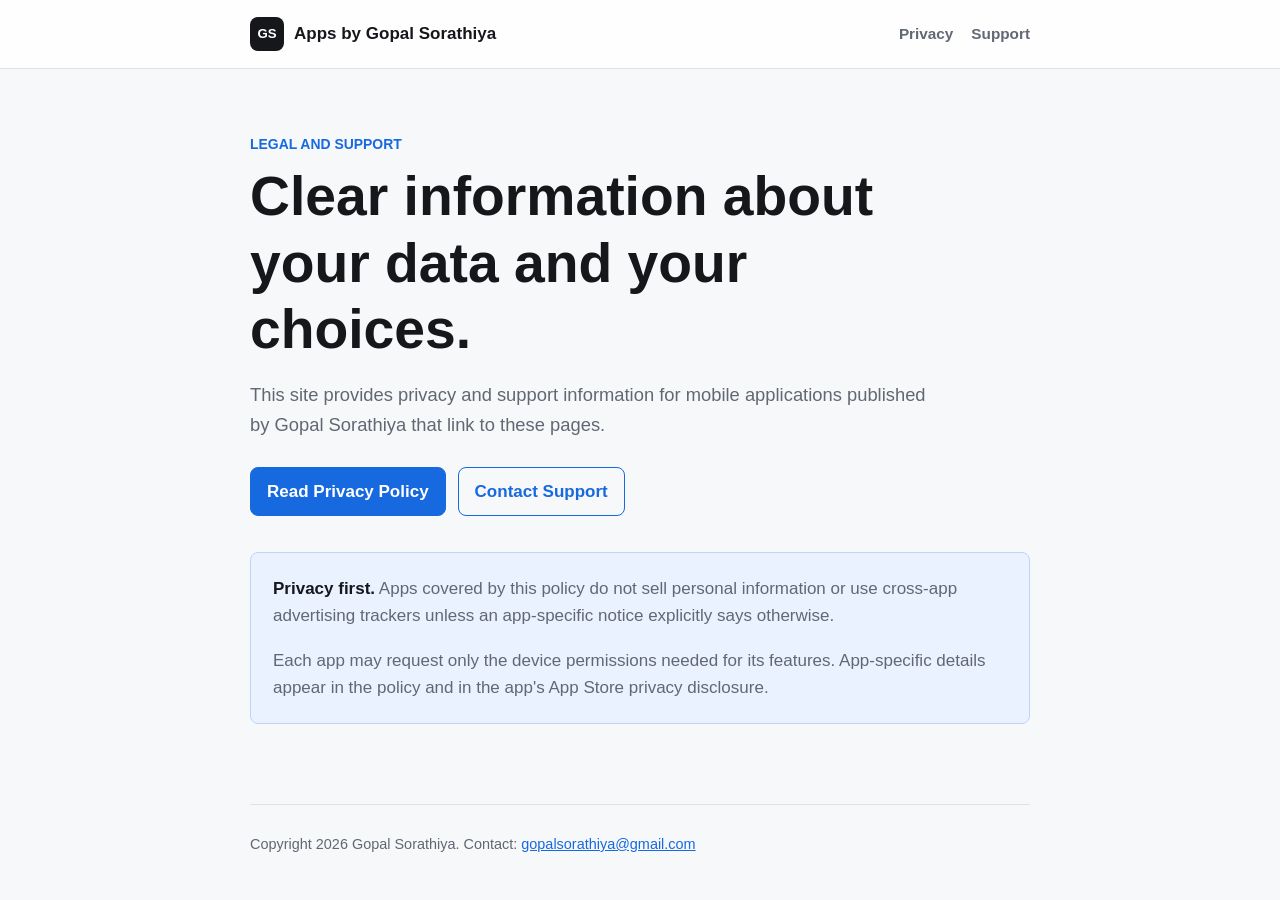
<file: app-legal/index.html>
<!doctype html>
<html lang="en">
<head>
    <meta charset="utf-8">
    <meta name="viewport" content="width=device-width, initial-scale=1">
    <meta name="description" content="Privacy and support information for apps by Gopal Sorathiya.">
    <title>App Privacy and Support</title>
    <link rel="stylesheet" href="styles.css">
</head>
<body>
    <header class="site-header">
        <nav class="nav" aria-label="Primary navigation">
            <a class="brand" href="./">
                <span class="brand-mark" aria-hidden="true">GS</span>
                <span>Apps by Gopal Sorathiya</span>
            </a>
            <div class="nav-links">
                <a href="privacy/">Privacy</a>
                <a href="support/">Support</a>
            </div>
        </nav>
    </header>

    <main class="page">
        <p class="eyebrow">Legal and support</p>
        <h1>Clear information about your data and your choices.</h1>
        <p class="lead">This site provides privacy and support information for mobile applications published by Gopal Sorathiya that link to these pages.</p>

        <div class="contact-actions">
            <a class="button" href="privacy/">Read Privacy Policy</a>
            <a class="button secondary" href="support/">Contact Support</a>
        </div>

        <section class="summary" aria-label="Privacy summary">
            <p><strong>Privacy first.</strong> Apps covered by this policy do not sell personal information or use cross-app advertising trackers unless an app-specific notice explicitly says otherwise.</p>
            <p>Each app may request only the device permissions needed for its features. App-specific details appear in the policy and in the app's App Store privacy disclosure.</p>
        </section>
    </main>

    <footer class="site-footer">
        Copyright 2026 Gopal Sorathiya. Contact: <a href="mailto:gopalsorathiya@gmail.com">gopalsorathiya@gmail.com</a>
    </footer>
</body>
</html>
</file>
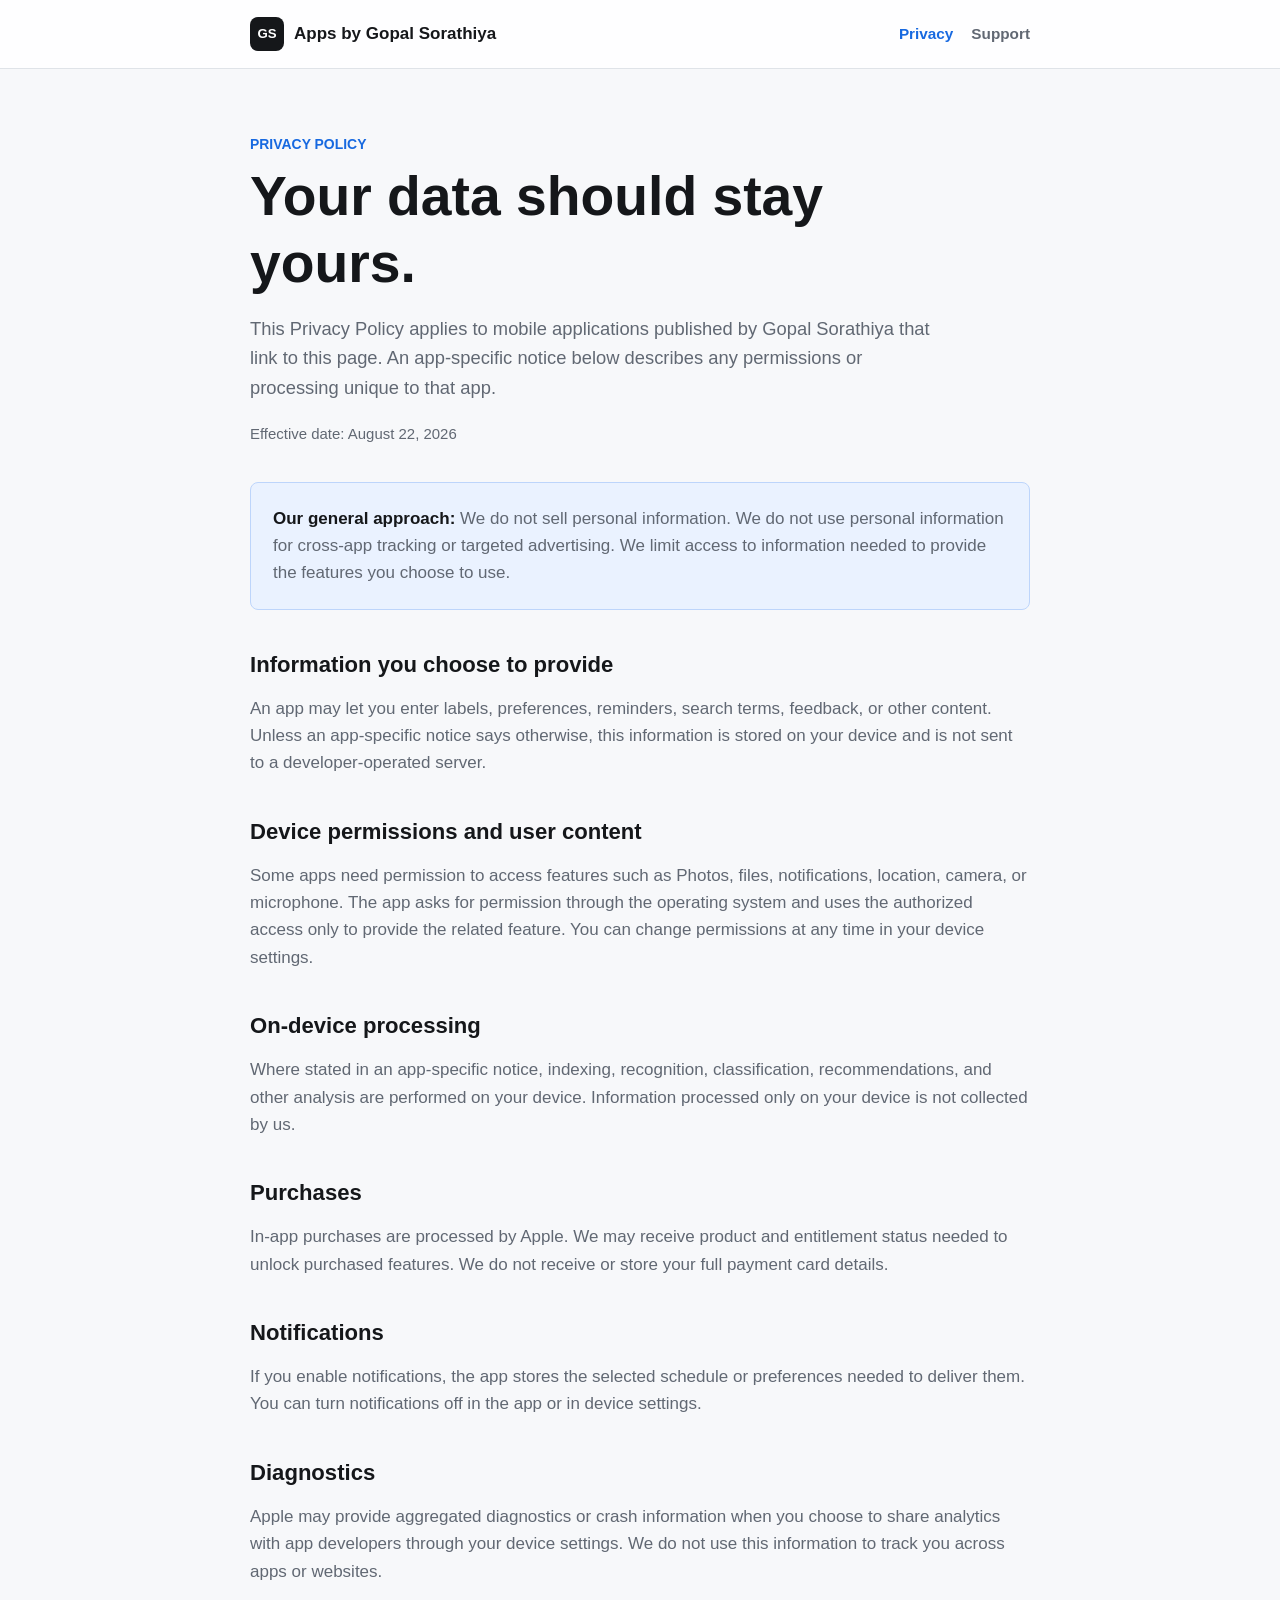
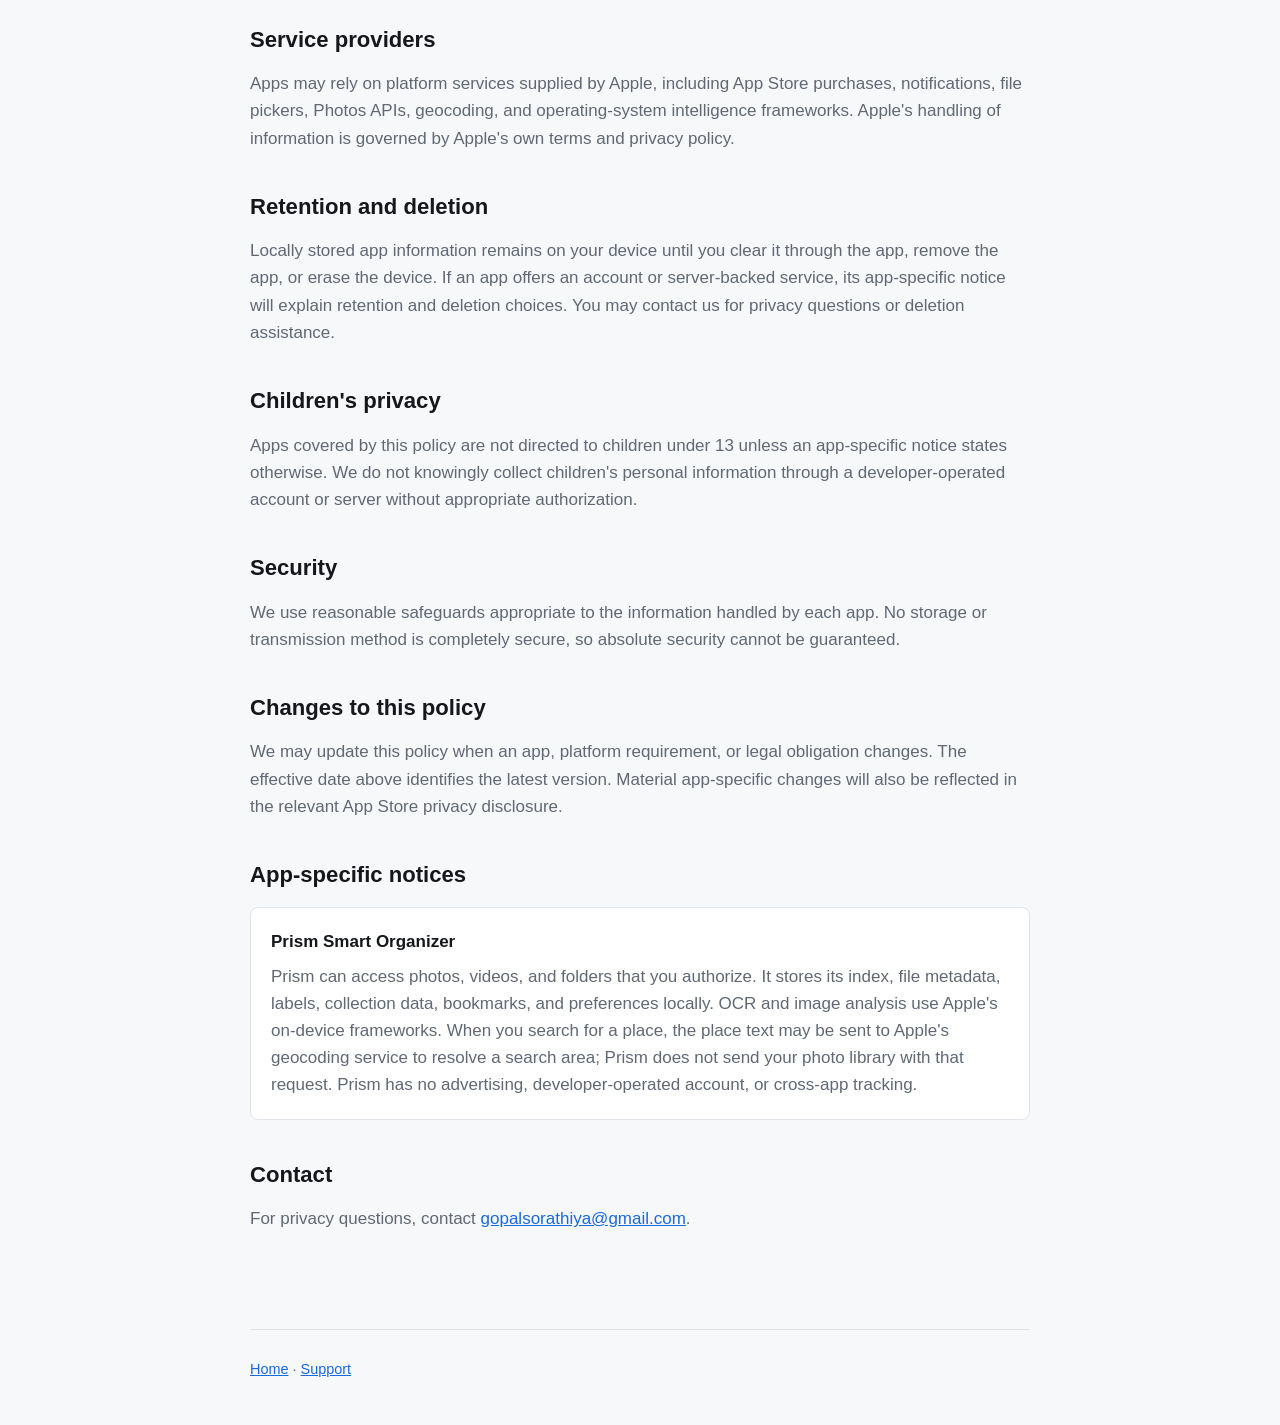
<file: app-legal/privacy/index.html>
<!doctype html>
<html lang="en">
<head>
    <meta charset="utf-8">
    <meta name="viewport" content="width=device-width, initial-scale=1">
    <meta name="description" content="Privacy Policy for apps published by Gopal Sorathiya.">
    <title>Privacy Policy | Apps by Gopal Sorathiya</title>
    <link rel="stylesheet" href="../styles.css">
</head>
<body>
    <header class="site-header">
        <nav class="nav" aria-label="Primary navigation">
            <a class="brand" href="../">
                <span class="brand-mark" aria-hidden="true">GS</span>
                <span>Apps by Gopal Sorathiya</span>
            </a>
            <div class="nav-links">
                <a href="./" aria-current="page">Privacy</a>
                <a href="../support/">Support</a>
            </div>
        </nav>
    </header>

    <main class="page">
        <p class="eyebrow">Privacy Policy</p>
        <h1>Your data should stay yours.</h1>
        <p class="lead">This Privacy Policy applies to mobile applications published by Gopal Sorathiya that link to this page. An app-specific notice below describes any permissions or processing unique to that app.</p>
        <p class="meta">Effective date: August 22, 2026</p>

        <section class="summary" aria-label="Policy summary">
            <p><strong>Our general approach:</strong> We do not sell personal information. We do not use personal information for cross-app tracking or targeted advertising. We limit access to information needed to provide the features you choose to use.</p>
        </section>

        <h2>Information you choose to provide</h2>
        <p>An app may let you enter labels, preferences, reminders, search terms, feedback, or other content. Unless an app-specific notice says otherwise, this information is stored on your device and is not sent to a developer-operated server.</p>

        <h2>Device permissions and user content</h2>
        <p>Some apps need permission to access features such as Photos, files, notifications, location, camera, or microphone. The app asks for permission through the operating system and uses the authorized access only to provide the related feature. You can change permissions at any time in your device settings.</p>

        <h2>On-device processing</h2>
        <p>Where stated in an app-specific notice, indexing, recognition, classification, recommendations, and other analysis are performed on your device. Information processed only on your device is not collected by us.</p>

        <h2>Purchases</h2>
        <p>In-app purchases are processed by Apple. We may receive product and entitlement status needed to unlock purchased features. We do not receive or store your full payment card details.</p>

        <h2>Notifications</h2>
        <p>If you enable notifications, the app stores the selected schedule or preferences needed to deliver them. You can turn notifications off in the app or in device settings.</p>

        <h2>Diagnostics</h2>
        <p>Apple may provide aggregated diagnostics or crash information when you choose to share analytics with app developers through your device settings. We do not use this information to track you across apps or websites.</p>

        <h2>Service providers</h2>
        <p>Apps may rely on platform services supplied by Apple, including App Store purchases, notifications, file pickers, Photos APIs, geocoding, and operating-system intelligence frameworks. Apple's handling of information is governed by Apple's own terms and privacy policy.</p>

        <h2>Retention and deletion</h2>
        <p>Locally stored app information remains on your device until you clear it through the app, remove the app, or erase the device. If an app offers an account or server-backed service, its app-specific notice will explain retention and deletion choices. You may contact us for privacy questions or deletion assistance.</p>

        <h2>Children's privacy</h2>
        <p>Apps covered by this policy are not directed to children under 13 unless an app-specific notice states otherwise. We do not knowingly collect children's personal information through a developer-operated account or server without appropriate authorization.</p>

        <h2>Security</h2>
        <p>We use reasonable safeguards appropriate to the information handled by each app. No storage or transmission method is completely secure, so absolute security cannot be guaranteed.</p>

        <h2>Changes to this policy</h2>
        <p>We may update this policy when an app, platform requirement, or legal obligation changes. The effective date above identifies the latest version. Material app-specific changes will also be reflected in the relevant App Store privacy disclosure.</p>

        <h2>App-specific notices</h2>
        <article class="app-notice">
            <h3>Prism Smart Organizer</h3>
            <p>Prism can access photos, videos, and folders that you authorize. It stores its index, file metadata, labels, collection data, bookmarks, and preferences locally. OCR and image analysis use Apple's on-device frameworks. When you search for a place, the place text may be sent to Apple's geocoding service to resolve a search area; Prism does not send your photo library with that request. Prism has no advertising, developer-operated account, or cross-app tracking.</p>
        </article>

        <h2>Contact</h2>
        <p>For privacy questions, contact <a href="mailto:gopalsorathiya@gmail.com?subject=App%20Privacy%20Question">gopalsorathiya@gmail.com</a>.</p>
    </main>

    <footer class="site-footer">
        <a href="../">Home</a> · <a href="../support/">Support</a>
    </footer>
</body>
</html>
</file>
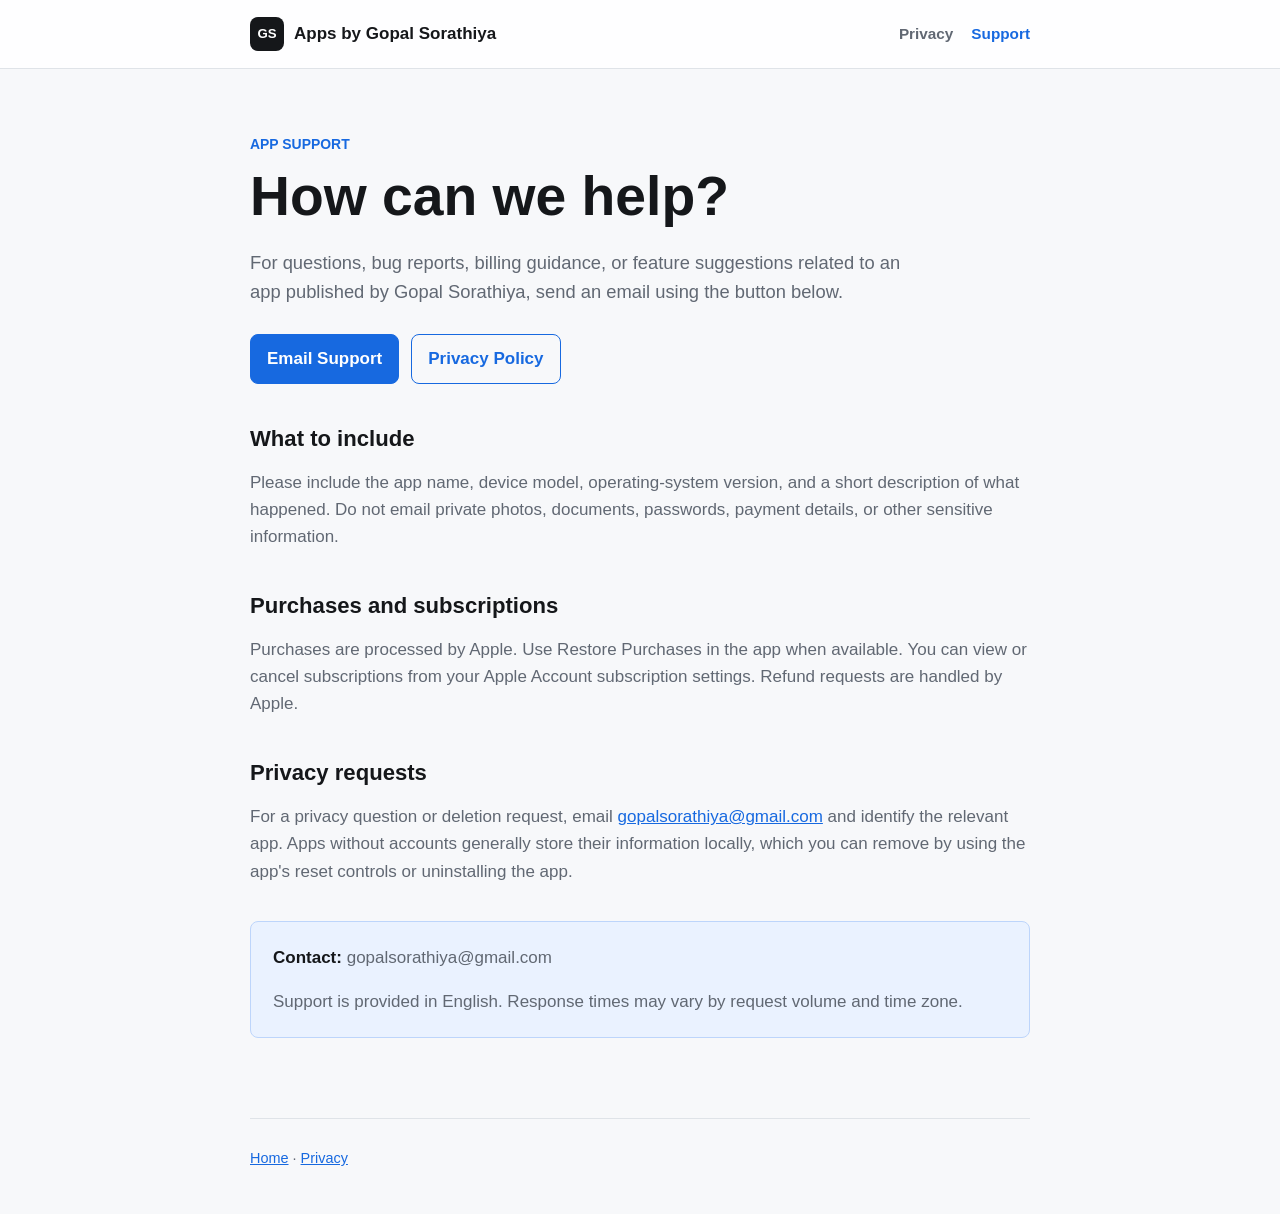
<file: app-legal/support/index.html>
<!doctype html>
<html lang="en">
<head>
    <meta charset="utf-8">
    <meta name="viewport" content="width=device-width, initial-scale=1">
    <meta name="description" content="Support for apps published by Gopal Sorathiya.">
    <title>App Support | Apps by Gopal Sorathiya</title>
    <link rel="stylesheet" href="../styles.css">
</head>
<body>
    <header class="site-header">
        <nav class="nav" aria-label="Primary navigation">
            <a class="brand" href="../">
                <span class="brand-mark" aria-hidden="true">GS</span>
                <span>Apps by Gopal Sorathiya</span>
            </a>
            <div class="nav-links">
                <a href="../privacy/">Privacy</a>
                <a href="./" aria-current="page">Support</a>
            </div>
        </nav>
    </header>

    <main class="page">
        <p class="eyebrow">App Support</p>
        <h1>How can we help?</h1>
        <p class="lead">For questions, bug reports, billing guidance, or feature suggestions related to an app published by Gopal Sorathiya, send an email using the button below.</p>

        <div class="contact-actions">
            <a class="button" href="mailto:gopalsorathiya@gmail.com?subject=App%20Support%20Request">Email Support</a>
            <a class="button secondary" href="../privacy/">Privacy Policy</a>
        </div>

        <h2>What to include</h2>
        <p>Please include the app name, device model, operating-system version, and a short description of what happened. Do not email private photos, documents, passwords, payment details, or other sensitive information.</p>

        <h2>Purchases and subscriptions</h2>
        <p>Purchases are processed by Apple. Use Restore Purchases in the app when available. You can view or cancel subscriptions from your Apple Account subscription settings. Refund requests are handled by Apple.</p>

        <h2>Privacy requests</h2>
        <p>For a privacy question or deletion request, email <a href="mailto:gopalsorathiya@gmail.com?subject=App%20Privacy%20Request">gopalsorathiya@gmail.com</a> and identify the relevant app. Apps without accounts generally store their information locally, which you can remove by using the app's reset controls or uninstalling the app.</p>

        <section class="summary" aria-label="Response information">
            <p><strong>Contact:</strong> gopalsorathiya@gmail.com</p>
            <p>Support is provided in English. Response times may vary by request volume and time zone.</p>
        </section>
    </main>

    <footer class="site-footer">
        <a href="../">Home</a> · <a href="../privacy/">Privacy</a>
    </footer>
</body>
</html>
</file>
<file: app-legal/styles.css>
:root {
    color-scheme: light dark;
    --background: #f7f8fa;
    --surface: #ffffff;
    --text: #15171a;
    --muted: #616873;
    --line: #dfe3e8;
    --accent: #1769e0;
    --accent-soft: #eaf2ff;
    --success: #137a4b;
    --max-width: 780px;
}

* {
    box-sizing: border-box;
}

html {
    font-family: -apple-system, BlinkMacSystemFont, "Segoe UI", sans-serif;
    font-size: 17px;
    line-height: 1.6;
    background: var(--background);
    color: var(--text);
}

body {
    margin: 0;
}

a {
    color: var(--accent);
}

.site-header {
    border-bottom: 1px solid var(--line);
    background: color-mix(in srgb, var(--surface) 92%, transparent);
}

.nav,
.page,
.site-footer {
    width: min(calc(100% - 40px), var(--max-width));
    margin-inline: auto;
}

.nav {
    min-height: 68px;
    display: flex;
    align-items: center;
    justify-content: space-between;
    gap: 20px;
}

.brand {
    display: inline-flex;
    align-items: center;
    gap: 10px;
    color: var(--text);
    font-weight: 700;
    text-decoration: none;
}

.brand-mark {
    width: 34px;
    height: 34px;
    display: grid;
    place-items: center;
    border-radius: 8px;
    color: #ffffff;
    background: #15171a;
    font-size: 0.78rem;
}

.nav-links {
    display: flex;
    gap: 18px;
}

.nav-links a {
    color: var(--muted);
    font-size: 0.9rem;
    font-weight: 600;
    text-decoration: none;
}

.nav-links a[aria-current="page"] {
    color: var(--accent);
}

.page {
    padding-block: 64px 80px;
}

.eyebrow {
    margin: 0 0 8px;
    color: var(--accent);
    font-size: 0.82rem;
    font-weight: 700;
    text-transform: uppercase;
}

h1,
h2 {
    letter-spacing: 0;
    line-height: 1.2;
}

h1 {
    max-width: 680px;
    margin: 0;
    font-size: clamp(2rem, 7vw, 3.25rem);
}

h2 {
    margin: 42px 0 10px;
    font-size: 1.3rem;
}

p,
li {
    color: var(--muted);
}

.lead {
    max-width: 680px;
    margin: 18px 0 0;
    font-size: 1.08rem;
}

.meta {
    margin-top: 20px;
    color: var(--muted);
    font-size: 0.88rem;
}

.summary {
    margin-top: 36px;
    padding: 22px;
    border: 1px solid #bdd5fb;
    border-radius: 8px;
    background: var(--accent-soft);
}

.summary strong {
    color: var(--text);
}

.summary p:first-child {
    margin-top: 0;
}

.summary p:last-child {
    margin-bottom: 0;
}

.app-notice {
    margin-top: 18px;
    padding: 20px;
    border: 1px solid var(--line);
    border-radius: 8px;
    background: var(--surface);
}

.app-notice h3 {
    margin: 0 0 8px;
    font-size: 1rem;
}

.app-notice p {
    margin: 0;
}

.contact-actions {
    display: flex;
    flex-wrap: wrap;
    gap: 12px;
    margin-top: 28px;
}

.button {
    display: inline-flex;
    min-height: 46px;
    align-items: center;
    justify-content: center;
    padding: 10px 16px;
    border: 1px solid var(--accent);
    border-radius: 8px;
    background: var(--accent);
    color: #ffffff;
    font-weight: 700;
    text-decoration: none;
}

.button.secondary {
    background: transparent;
    color: var(--accent);
}

.site-footer {
    padding-block: 28px 44px;
    border-top: 1px solid var(--line);
    color: var(--muted);
    font-size: 0.85rem;
}

@media (max-width: 560px) {
    .nav {
        min-height: 62px;
    }

    .brand span:last-child {
        display: none;
    }

    .page {
        padding-block: 44px 64px;
    }
}

@media (prefers-color-scheme: dark) {
    :root {
        --background: #0d0f12;
        --surface: #15181d;
        --text: #f5f7fa;
        --muted: #a9b0ba;
        --line: #2c3138;
        --accent: #69a4ff;
        --accent-soft: #14233a;
    }

    .brand-mark {
        color: #15171a;
        background: #ffffff;
    }

    .summary {
        border-color: #294c7e;
    }
}
</file>
